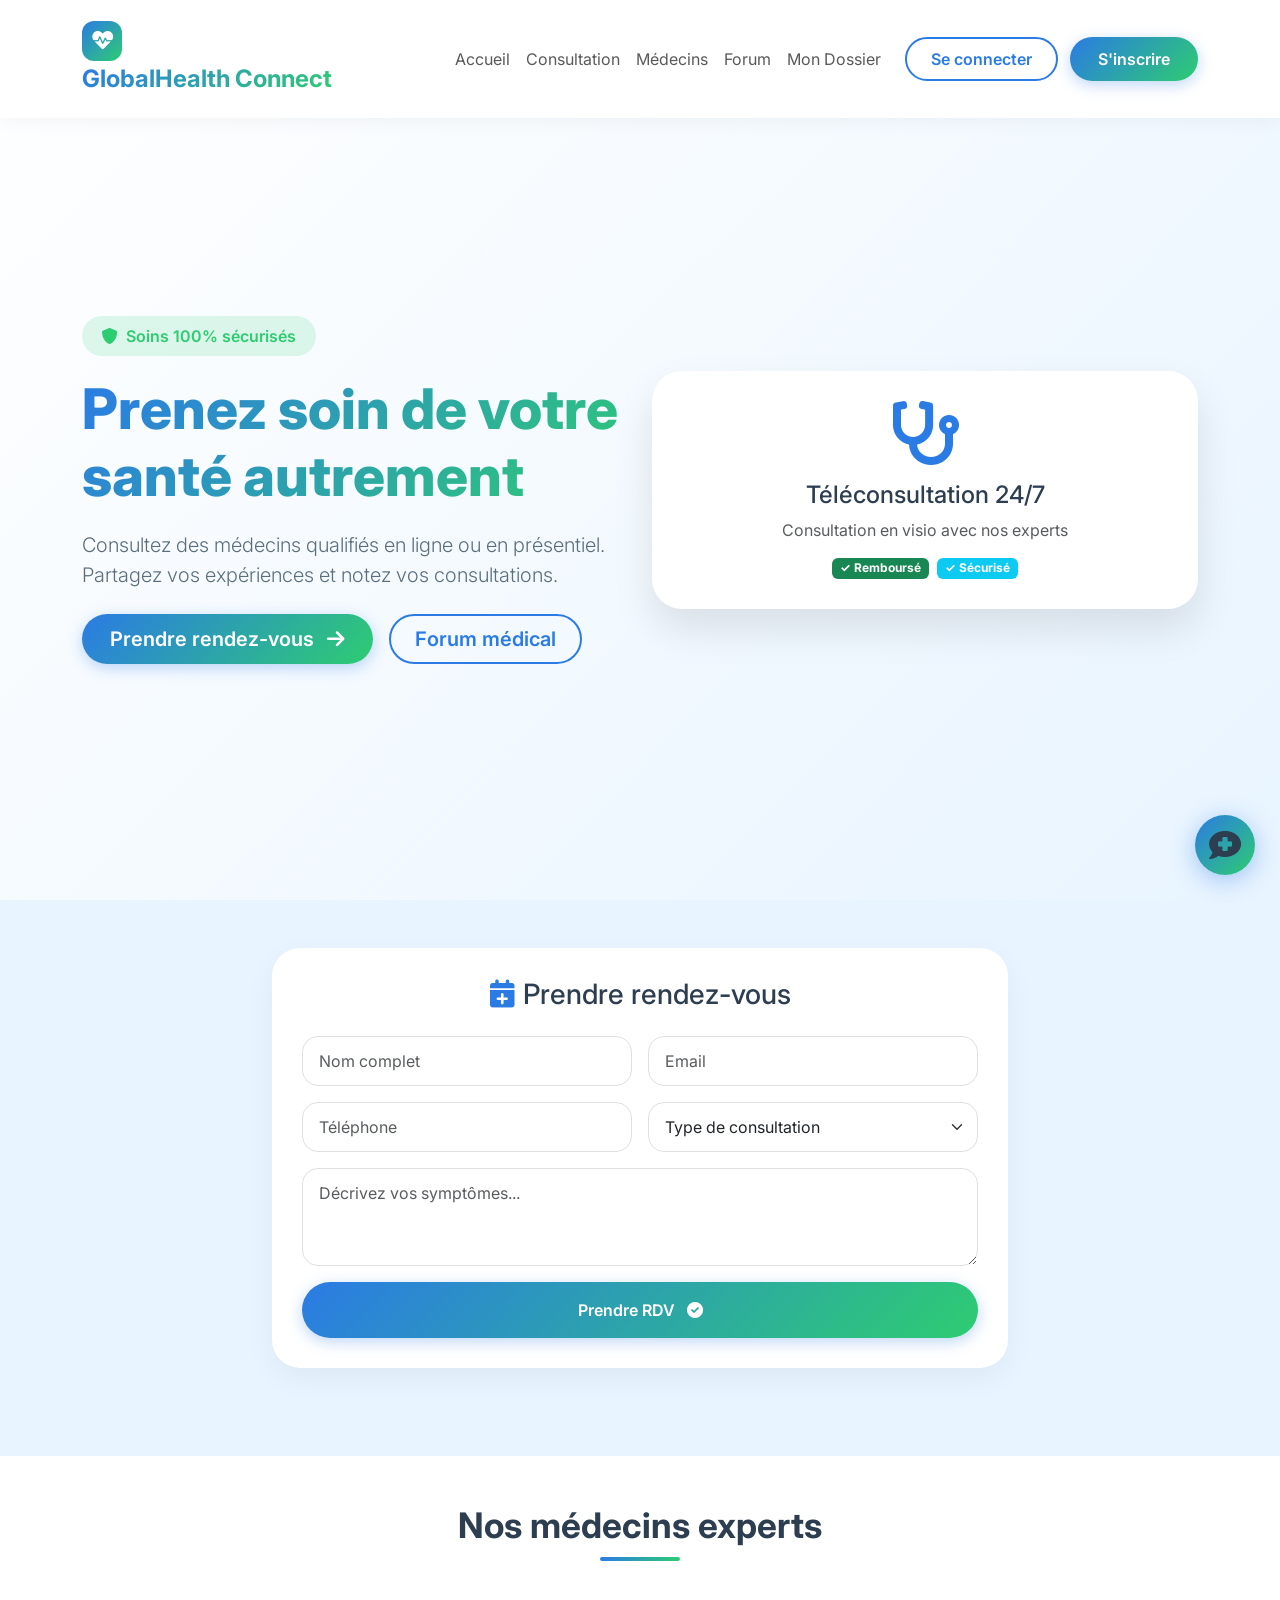
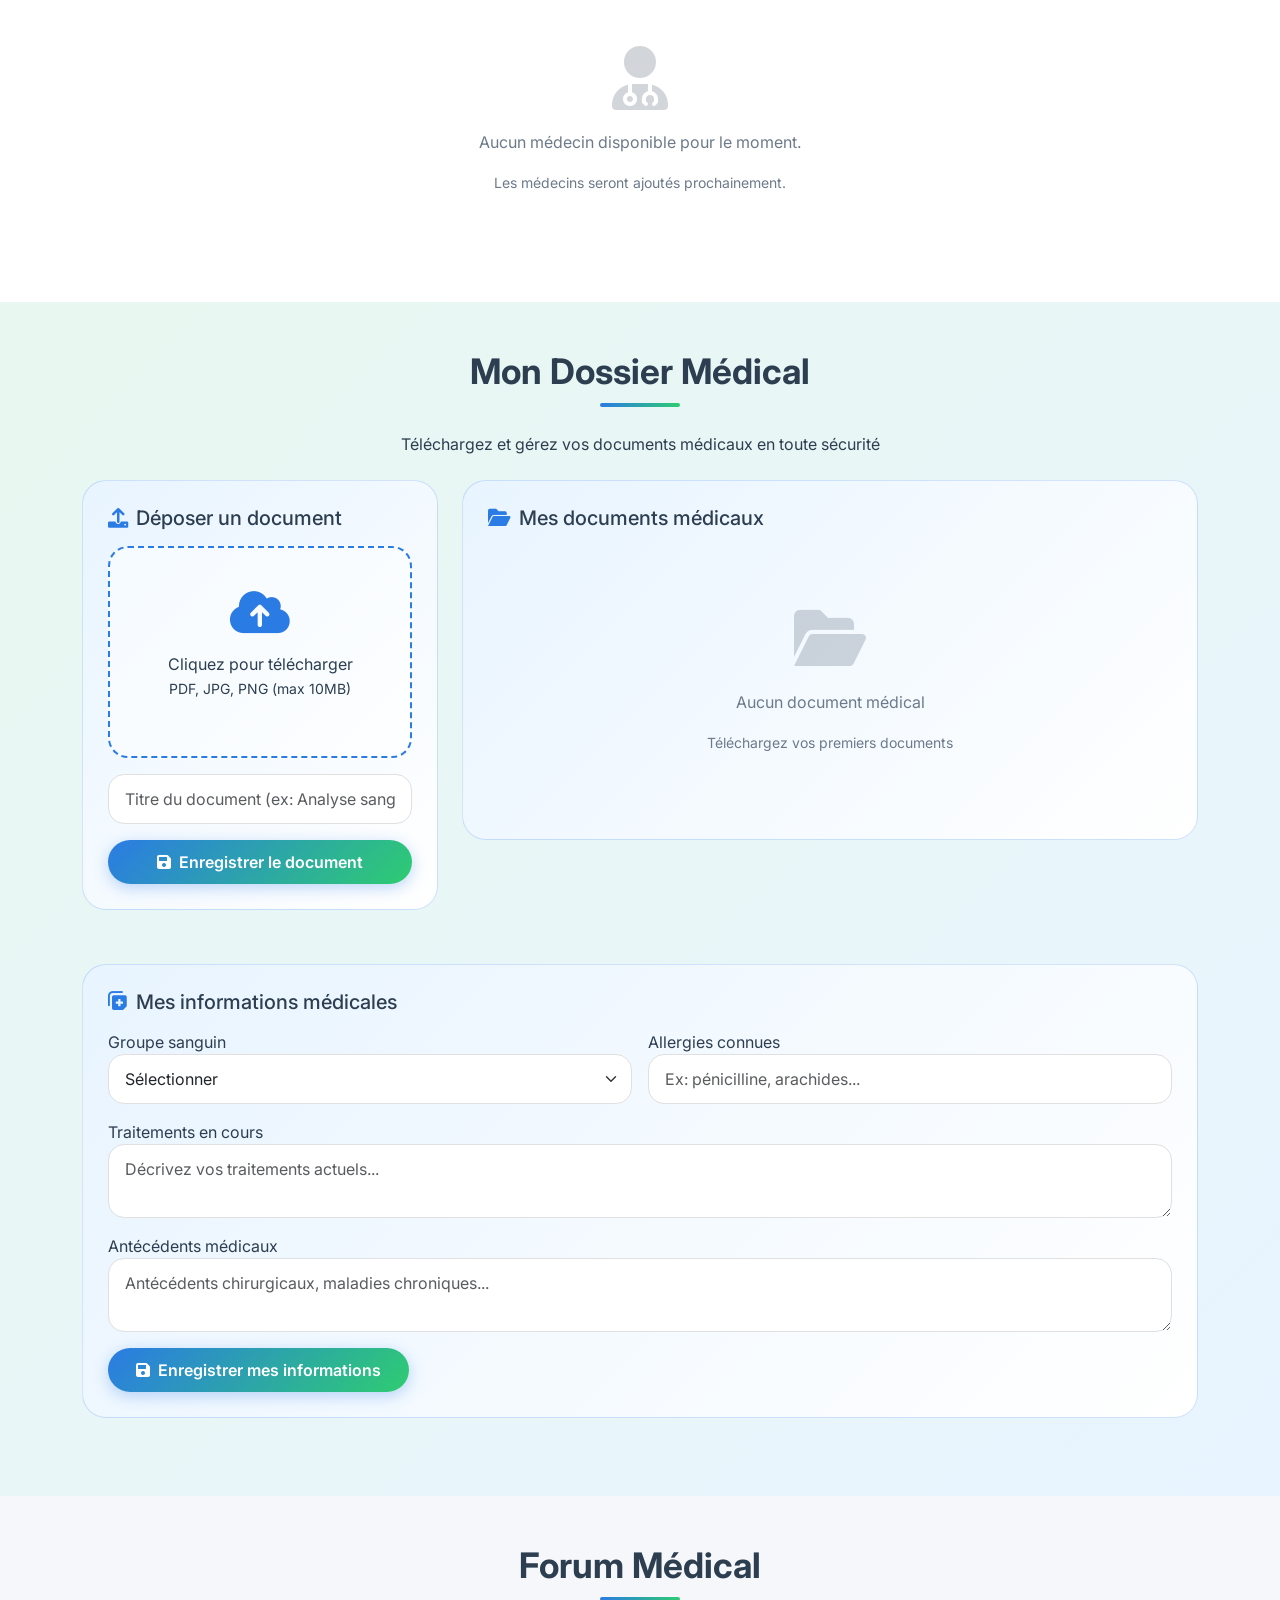
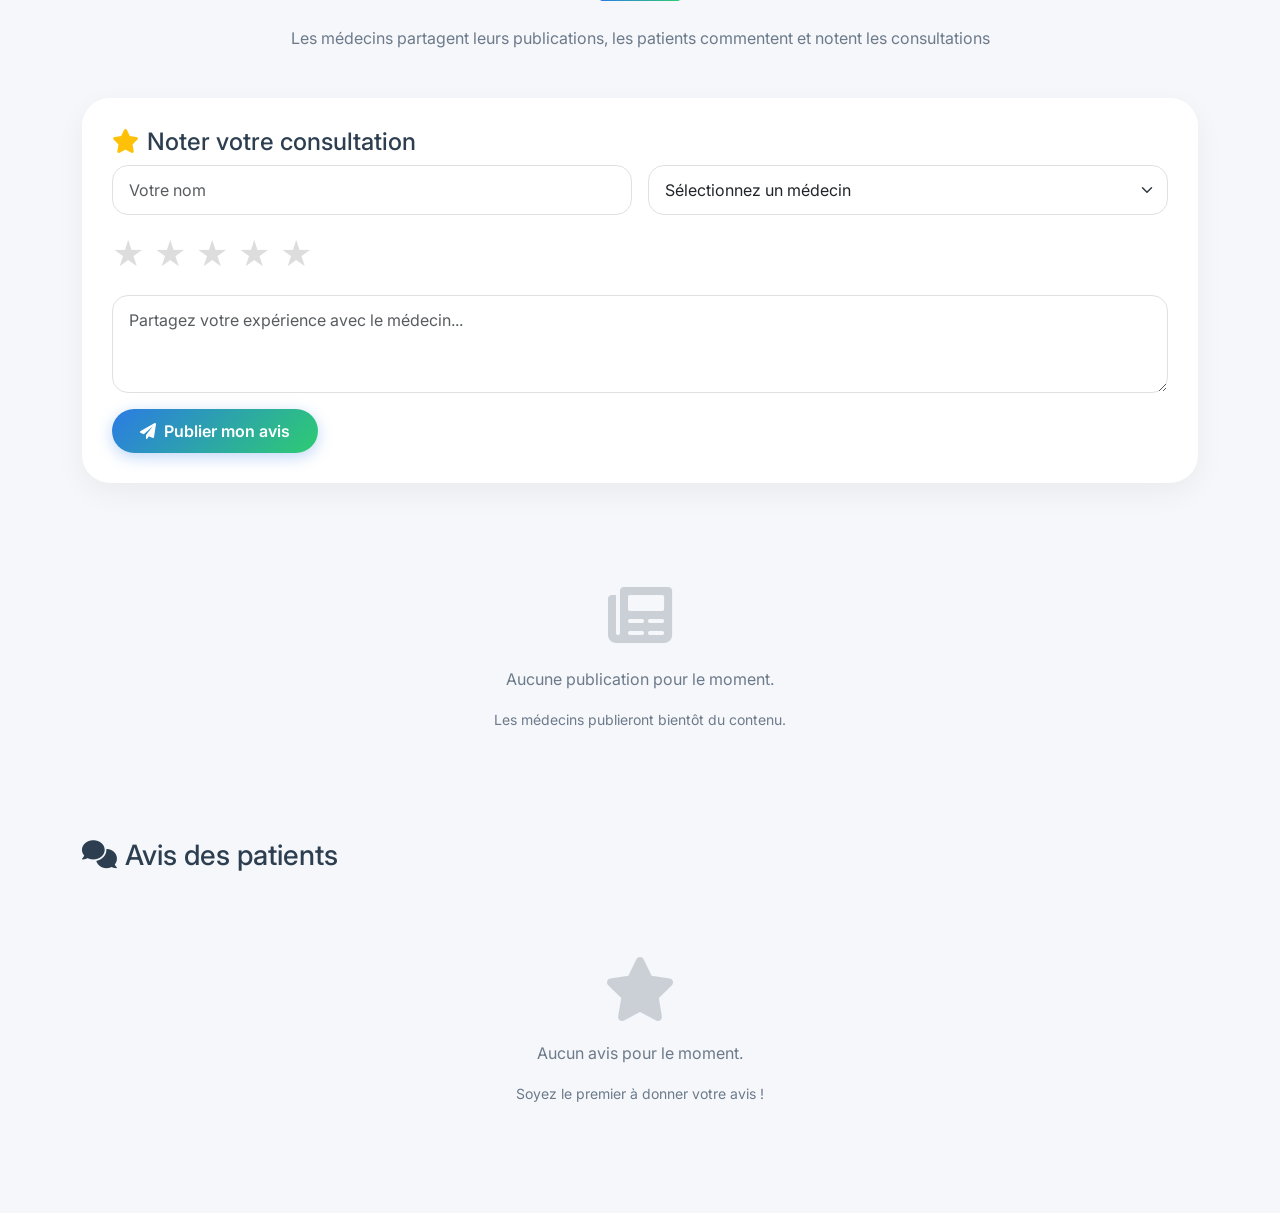
<file: app/views/frontoffice/layout/index.html>
<!DOCTYPE html>
<html lang="fr">
<head>
    <meta charset="UTF-8">
    <meta name="viewport" content="width=device-width, initial-scale=1.0">
    <title>GlobalHealth Connect - Plateforme Médicale</title>
    <link href="https://cdn.jsdelivr.net/npm/bootstrap@5.1.3/dist/css/bootstrap.min.css" rel="stylesheet">
    <link rel="stylesheet" href="https://cdnjs.cloudflare.com/ajax/libs/font-awesome/6.0.0/css/all.min.css">
    <link href="https://fonts.googleapis.com/css2?family=Inter:wght@300;400;500;600;700;800&display=swap" rel="stylesheet">
    <style>
        :root {
            --medical-white: #ffffff;
            --medical-blue: #2b7be4;
            --medical-light-blue: #e8f4ff;
            --medical-green: #2ecc71;
            --medical-light-green: #e8f8f0;
            --medical-dark: #1a2b3c;
            --medical-gray: #f5f7fa;
            --medical-text: #2c3e50;
        }
        * { margin: 0; padding: 0; box-sizing: border-box; }
        body {
            font-family: 'Inter', sans-serif;
            background: var(--medical-gray);
            color: var(--medical-text);
            overflow-x: hidden;
        }
        
        @keyframes fadeInUp {
            from { opacity: 0; transform: translateY(30px); }
            to { opacity: 1; transform: translateY(0); }
        }
        @keyframes float {
            0%, 100% { transform: translateY(0px); }
            50% { transform: translateY(-15px); }
        }
        
        .animate-fade-up { animation: fadeInUp 0.8s ease-out forwards; }
        .animate-float { animation: float 4s ease-in-out infinite; }
        
        .navbar {
            background: rgba(255,255,255,0.98);
            backdrop-filter: blur(10px);
            box-shadow: 0 2px 20px rgba(0,0,0,0.05);
            padding: 1rem 0;
        }
        .logo-icon {
            width: 40px;
            height: 40px;
            background: linear-gradient(135deg, var(--medical-blue), var(--medical-green));
            border-radius: 12px;
            display: flex;
            align-items: center;
            justify-content: center;
            color: white;
            font-size: 1.3rem;
        }
        .logo-text {
            font-size: 1.5rem;
            font-weight: 700;
            background: linear-gradient(135deg, var(--medical-blue), var(--medical-green));
            -webkit-background-clip: text;
            -webkit-text-fill-color: transparent;
        }
        .btn-medical {
            background: linear-gradient(135deg, var(--medical-blue), var(--medical-green));
            border: none;
            padding: 10px 28px;
            border-radius: 40px;
            color: white;
            font-weight: 600;
            transition: all 0.3s;
            box-shadow: 0 4px 15px rgba(43,123,228,0.3);
        }
        .btn-medical:hover { transform: translateY(-2px); box-shadow: 0 8px 25px rgba(43,123,228,0.4); }
        .btn-outline-medical {
            background: transparent;
            border: 2px solid var(--medical-blue);
            color: var(--medical-blue);
            padding: 8px 24px;
            border-radius: 40px;
            font-weight: 600;
            transition: all 0.3s;
        }
        .btn-outline-medical:hover { background: var(--medical-blue); color: white; }
        
        .hero-section {
            min-height: 100vh;
            background: linear-gradient(135deg, #ffffff 0%, #e8f4ff 100%);
            display: flex;
            align-items: center;
            padding-top: 80px;
            position: relative;
            overflow: hidden;
        }
        .hero-title {
            font-size: 3.5rem;
            font-weight: 800;
            line-height: 1.2;
            margin-bottom: 20px;
            background: linear-gradient(135deg, var(--medical-blue), var(--medical-green));
            -webkit-background-clip: text;
            -webkit-text-fill-color: transparent;
        }
        .floating-card {
            background: white;
            border-radius: 30px;
            padding: 30px;
            box-shadow: 0 20px 40px rgba(0,0,0,0.1);
            animation: float 5s ease-in-out infinite;
        }
        
        .section-title {
            font-size: 2.2rem;
            font-weight: 700;
            margin-bottom: 40px;
            text-align: center;
            position: relative;
        }
        .section-title:after {
            content: '';
            position: absolute;
            bottom: -15px;
            left: 50%;
            transform: translateX(-50%);
            width: 80px;
            height: 4px;
            background: linear-gradient(90deg, var(--medical-blue), var(--medical-green));
            border-radius: 2px;
        }
        
        .forum-card {
            background: white;
            border-radius: 24px;
            margin-bottom: 30px;
            box-shadow: 0 5px 20px rgba(0,0,0,0.05);
            overflow: hidden;
            transition: all 0.3s;
        }
        .forum-card:hover { transform: translateY(-5px); box-shadow: 0 15px 40px rgba(0,0,0,0.1); }
        .forum-header {
            padding: 20px 25px;
            background: linear-gradient(135deg, var(--medical-light-blue), white);
            border-bottom: 1px solid rgba(0,0,0,0.05);
            display: flex;
            justify-content: space-between;
            align-items: center;
        }
        .doctor-avatar {
            width: 55px;
            height: 55px;
            background: linear-gradient(135deg, var(--medical-blue), var(--medical-green));
            border-radius: 50%;
            display: flex;
            align-items: center;
            justify-content: center;
            color: white;
            font-size: 1.5rem;
        }
        .forum-media {
            width: 100%;
            max-height: 400px;
            object-fit: cover;
            border-radius: 16px;
        }
        .forum-content { padding: 20px 25px; }
        .forum-stats {
            padding: 15px 25px;
            border-top: 1px solid rgba(0,0,0,0.05);
            display: flex;
            gap: 20px;
            background: var(--medical-gray);
        }
        .comment-card {
            background: var(--medical-gray);
            border-radius: 16px;
            padding: 15px;
            margin-bottom: 12px;
        }
        .doctor-card {
            background: white;
            border-radius: 24px;
            overflow: hidden;
            transition: all 0.3s;
            margin-bottom: 25px;
            box-shadow: 0 5px 20px rgba(0,0,0,0.05);
            text-align: center;
            padding: 25px 20px;
        }
        .doctor-card:hover { transform: translateY(-8px); }
        .doctor-avatar-lg {
            width: 120px;
            height: 120px;
            background: linear-gradient(135deg, var(--medical-light-blue), var(--medical-blue));
            border-radius: 50%;
            margin: 0 auto 15px;
            display: flex;
            align-items: center;
            justify-content: center;
            font-size: 3rem;
            color: white;
        }
        .rating-stars i { color: #ffc107; font-size: 0.9rem; }
        .rating-input {
            display: flex;
            flex-direction: row-reverse;
            justify-content: flex-end;
            gap: 10px;
        }
        .rating-input input { display: none; }
        .rating-input label {
            font-size: 2rem;
            color: #ddd;
            cursor: pointer;
            transition: all 0.2s;
        }
        .rating-input label:hover,
        .rating-input label:hover ~ label,
        .rating-input input:checked ~ label { color: #ffc107; }
        
        .review-form-container {
            background: white;
            border-radius: 28px;
            padding: 30px;
            margin-bottom: 40px;
            box-shadow: 0 10px 30px rgba(0,0,0,0.05);
        }
        .review-card {
            background: white;
            border-radius: 20px;
            padding: 20px;
            margin-bottom: 20px;
            box-shadow: 0 2px 10px rgba(0,0,0,0.05);
        }
        
        .medical-folder-card {
            background: linear-gradient(135deg, var(--medical-light-blue), white);
            border-radius: 24px;
            padding: 25px;
            margin-bottom: 30px;
            border: 1px solid rgba(43,123,228,0.2);
        }
        .file-upload-area {
            border: 2px dashed var(--medical-blue);
            border-radius: 20px;
            padding: 40px;
            text-align: center;
            background: rgba(255,255,255,0.5);
            cursor: pointer;
            transition: all 0.3s;
        }
        .file-upload-area:hover {
            background: rgba(43,123,228,0.05);
            border-color: var(--medical-green);
        }
        .medical-doc-item {
            background: white;
            border-radius: 16px;
            padding: 15px;
            margin-bottom: 15px;
            display: flex;
            justify-content: space-between;
            align-items: center;
            box-shadow: 0 2px 8px rgba(0,0,0,0.05);
        }
        
        .chatbot-container {
            position: fixed;
            bottom: 25px;
            right: 25px;
            z-index: 1000;
        }
        .chatbot-toggle {
            width: 60px;
            height: 60px;
            border-radius: 50%;
            background: linear-gradient(135deg, var(--medical-blue), var(--medical-green));
            display: flex;
            align-items: center;
            justify-content: center;
            cursor: pointer;
            box-shadow: 0 5px 25px rgba(43,123,228,0.4);
            transition: all 0.3s;
        }
        .chatbot-toggle:hover { transform: scale(1.05); }
        .chatbot-window {
            position: absolute;
            bottom: 80px;
            right: 0;
            width: 380px;
            height: 500px;
            background: white;
            border-radius: 24px;
            box-shadow: 0 20px 50px rgba(0,0,0,0.15);
            display: none;
            flex-direction: column;
            overflow: hidden;
        }
        .chatbot-window.show { display: flex; }
        .chatbot-header {
            background: linear-gradient(135deg, var(--medical-blue), var(--medical-green));
            padding: 18px;
            text-align: center;
            color: white;
        }
        .chatbot-messages {
            flex: 1;
            padding: 18px;
            overflow-y: auto;
            background: var(--medical-gray);
        }
        .message {
            margin-bottom: 12px;
            padding: 10px 16px;
            border-radius: 20px;
            max-width: 85%;
        }
        .message.user {
            background: linear-gradient(135deg, var(--medical-blue), var(--medical-green));
            color: white;
            margin-left: auto;
            text-align: right;
        }
        .message.bot {
            background: white;
            color: var(--medical-text);
            box-shadow: 0 2px 5px rgba(0,0,0,0.05);
        }
        .chatbot-input {
            display: flex;
            padding: 12px;
            background: white;
            border-top: 1px solid #eee;
        }
        .chatbot-input input {
            flex: 1;
            border: 1px solid #e0e0e0;
            padding: 12px 16px;
            border-radius: 30px;
            outline: none;
        }
        .chatbot-input button {
            background: linear-gradient(135deg, var(--medical-blue), var(--medical-green));
            border: none;
            border-radius: 50%;
            width: 45px;
            margin-left: 10px;
            color: white;
            cursor: pointer;
        }
        
        .notification-toast {
            position: fixed;
            bottom: 25px;
            left: 25px;
            background: white;
            padding: 14px 24px;
            border-radius: 16px;
            box-shadow: 0 10px 30px rgba(0,0,0,0.15);
            transform: translateX(-450px);
            transition: transform 0.3s;
            z-index: 1001;
            border-left: 4px solid var(--medical-green);
        }
        .notification-toast.show { transform: translateX(0); }
        
        .form-control-medical {
            border: 1px solid #e0e0e0;
            border-radius: 16px;
            padding: 12px 16px;
        }
        .auth-modal .modal-content {
            border-radius: 28px;
            border: none;
        }
        
        .empty-state {
            text-align: center;
            padding: 60px 20px;
            color: #6c7a8a;
        }
        .empty-state i { font-size: 4rem; margin-bottom: 20px; opacity: 0.3; }
        
        @media (max-width: 768px) {
            .hero-title { font-size: 2rem; }
            .chatbot-window { width: 320px; right: -50px; }
        }
    </style>
</head>
<body>

<nav class="navbar navbar-expand-lg fixed-top">
    <div class="container">
        <a class="navbar-brand" href="#">
            <div class="logo-icon"><i class="fas fa-heartbeat"></i></div>
            <div><span class="logo-text">GlobalHealth Connect</span></div>
        </a>
        <button class="navbar-toggler" type="button" data-bs-toggle="collapse" data-bs-target="#navbarNav">
            <span class="navbar-toggler-icon"></span>
        </button>
        <div class="collapse navbar-collapse" id="navbarNav">
            <ul class="navbar-nav ms-auto align-items-center">
                <li class="nav-item"><a class="nav-link" href="#home">Accueil</a></li>
                <li class="nav-item"><a class="nav-link" href="#consultation">Consultation</a></li>
                <li class="nav-item"><a class="nav-link" href="#medecins">Médecins</a></li>
                <li class="nav-item"><a class="nav-link" href="#forum">Forum</a></li>
                <li class="nav-item"><a class="nav-link" href="#dossier">Mon Dossier</a></li>
            </ul>
            <div class="user-menu ms-3" id="userMenu" style="display: none;">
                <div class="dropdown">
                    <div class="user-avatar" data-bs-toggle="dropdown" style="width:42px;height:42px;background:linear-gradient(135deg,var(--medical-blue),var(--medical-green));border-radius:50%;display:flex;align-items:center;justify-content:center;cursor:pointer;">
                        <i class="fas fa-user"></i>
                    </div>
                    <ul class="dropdown-menu dropdown-menu-end">
                        <li><a class="dropdown-item" href="#" onclick="showProfile()"><i class="fas fa-user me-2"></i>Mon profil</a></li>
                        <li><a class="dropdown-item" href="#" onclick="showAppointments()"><i class="fas fa-calendar me-2"></i>Mes RDV</a></li>
                        <li><a class="dropdown-item" href="#" onclick="showMedicalFolder()"><i class="fas fa-folder-open me-2"></i>Mon dossier médical</a></li>
                        <li><hr class="dropdown-divider"></li>
                        <li><a class="dropdown-item" href="#" onclick="logoutPatient()"><i class="fas fa-sign-out-alt me-2"></i>Déconnexion</a></li>
                    </ul>
                </div>
            </div>
            <div class="auth-buttons ms-3" id="authButtons">
                <button class="btn btn-outline-medical me-2" onclick="showSignInModal()">Se connecter</button>
                <button class="btn btn-medical" onclick="showSignUpModal()">S'inscrire</button>
            </div>
        </div>
    </div>
</nav>

<section id="home" class="hero-section">
    <div class="container">
        <div class="row align-items-center">
            <div class="col-lg-6 animate-fade-up">
                <div class="hero-badge" style="background:rgba(46,204,113,0.15);padding:8px 20px;border-radius:40px;display:inline-block;margin-bottom:20px;color:var(--medical-green);font-weight:600;">
                    <i class="fas fa-shield-alt me-2"></i>Soins 100% sécurisés
                </div>
                <h1 class="hero-title">Prenez soin de votre santé autrement</h1>
                <p class="lead mb-4" style="color: #5a6e7c;">Consultez des médecins qualifiés en ligne ou en présentiel. Partagez vos expériences et notez vos consultations.</p>
                <div class="d-flex gap-3">
                    <a href="#consultation" class="btn btn-medical btn-lg">Prendre rendez-vous <i class="fas fa-arrow-right ms-2"></i></a>
                    <a href="#forum" class="btn btn-outline-medical btn-lg">Forum médical</a>
                </div>
            </div>
            <div class="col-lg-6 text-center animate-float">
                <div class="floating-card">
                    <i class="fas fa-stethoscope fa-4x" style="color: var(--medical-blue);"></i>
                    <h4 class="mt-3">Téléconsultation 24/7</h4>
                    <p class="text-muted">Consultation en visio avec nos experts</p>
                    <div class="d-flex justify-content-center gap-2 mt-3">
                        <span class="badge bg-success">✓ Remboursé</span>
                        <span class="badge bg-info">✓ Sécurisé</span>
                    </div>
                </div>
            </div>
        </div>
    </div>
</section>

<section id="consultation" class="py-5" style="background: var(--medical-light-blue);">
    <div class="container">
        <div class="row justify-content-center">
            <div class="col-lg-8">
                <div class="review-form-container">
                    <h3 class="text-center mb-4"><i class="fas fa-calendar-plus me-2" style="color: var(--medical-blue);"></i>Prendre rendez-vous</h3>
                    <form id="appointmentForm">
                        <div class="row g-3">
                            <div class="col-md-6"><input type="text" class="form-control form-control-medical" id="patientName" placeholder="Nom complet" required></div>
                            <div class="col-md-6"><input type="email" class="form-control form-control-medical" id="patientEmail" placeholder="Email" required></div>
                            <div class="col-md-6"><input type="tel" class="form-control form-control-medical" id="patientPhone" placeholder="Téléphone" required></div>
                            <div class="col-md-6">
                                <select class="form-select form-control-medical" id="consultationType" required>
                                    <option value="">Type de consultation</option>
                                    <option value="video">Visioconférence</option>
                                    <option value="presentiel">Présentiel</option>
                                </select>
                            </div>
                            <div class="col-12"><textarea class="form-control form-control-medical" id="symptoms" rows="3" placeholder="Décrivez vos symptômes..." required></textarea></div>
                            <div class="col-12"><button type="submit" class="btn btn-medical w-100 py-3">Prendre RDV <i class="fas fa-check-circle ms-2"></i></button></div>
                        </div>
                    </form>
                </div>
            </div>
        </div>
    </div>
</section>

<section id="medecins" class="py-5" style="background: white;">
    <div class="container">
        <h2 class="section-title">Nos médecins experts</h2>
        <div id="doctorsList" class="row">
            <div class="col-12">
                <div class="empty-state">
                    <i class="fas fa-user-md"></i>
                    <p>Aucun médecin disponible pour le moment.</p>
                    <small>Les médecins seront ajoutés prochainement.</small>
                </div>
            </div>
        </div>
    </div>
</section>

<section id="dossier" class="py-5" style="background: linear-gradient(135deg, #e8f8f0, #e8f4ff);">
    <div class="container">
        <h2 class="section-title">Mon Dossier Médical</h2>
        <p class="text-center mb-4">Téléchargez et gérez vos documents médicaux en toute sécurité</p>
        
        <div class="row">
            <div class="col-lg-4">
                <div class="medical-folder-card">
                    <h5 class="mb-3"><i class="fas fa-upload me-2" style="color: var(--medical-blue);"></i>Déposer un document</h5>
                    <div class="file-upload-area" onclick="document.getElementById('fileInput').click()">
                        <i class="fas fa-cloud-upload-alt fa-3x mb-3" style="color: var(--medical-blue);"></i>
                        <p>Cliquez pour télécharger<br><small>PDF, JPG, PNG (max 10MB)</small></p>
                        <input type="file" id="fileInput" style="display: none" accept=".pdf,.jpg,.jpeg,.png" onchange="uploadMedicalFile(this)">
                    </div>
                    <div class="mt-3">
                        <input type="text" class="form-control form-control-medical" id="documentTitle" placeholder="Titre du document (ex: Analyse sanguine)">
                        <button class="btn btn-medical w-100 mt-3" onclick="addMedicalDocument()"><i class="fas fa-save me-2"></i>Enregistrer le document</button>
                    </div>
                </div>
            </div>
            <div class="col-lg-8">
                <div class="medical-folder-card">
                    <h5 class="mb-3"><i class="fas fa-folder-open me-2" style="color: var(--medical-blue);"></i>Mes documents médicaux</h5>
                    <div id="medicalDocumentsList">
                        <div class="empty-state">
                            <i class="fas fa-folder-open"></i>
                            <p>Aucun document médical</p>
                            <small>Téléchargez vos premiers documents</small>
                        </div>
                    </div>
                </div>
            </div>
        </div>
        
        <div class="row mt-4">
            <div class="col-12">
                <div class="medical-folder-card">
                    <h5 class="mb-3"><i class="fas fa-notes-medical me-2" style="color: var(--medical-blue);"></i>Mes informations médicales</h5>
                    <form id="medicalInfoForm">
                        <div class="row g-3">
                            <div class="col-md-6">
                                <label>Groupe sanguin</label>
                                <select class="form-select form-control-medical" id="bloodType">
                                    <option value="">Sélectionner</option>
                                    <option>A+</option><option>A-</option><option>B+</option><option>B-</option>
                                    <option>AB+</option><option>AB-</option><option>O+</option><option>O-</option>
                                </select>
                            </div>
                            <div class="col-md-6">
                                <label>Allergies connues</label>
                                <input type="text" class="form-control form-control-medical" id="allergies" placeholder="Ex: pénicilline, arachides...">
                            </div>
                            <div class="col-12">
                                <label>Traitements en cours</label>
                                <textarea class="form-control form-control-medical" id="treatments" rows="2" placeholder="Décrivez vos traitements actuels..."></textarea>
                            </div>
                            <div class="col-12">
                                <label>Antécédents médicaux</label>
                                <textarea class="form-control form-control-medical" id="history" rows="2" placeholder="Antécédents chirurgicaux, maladies chroniques..."></textarea>
                            </div>
                            <div class="col-12">
                                <button type="submit" class="btn btn-medical"><i class="fas fa-save me-2"></i>Enregistrer mes informations</button>
                            </div>
                        </div>
                    </form>
                </div>
            </div>
        </div>
    </div>
</section>

<section id="forum" class="py-5" style="background: var(--medical-gray);">
    <div class="container">
        <h2 class="section-title">Forum Médical</h2>
        <p class="text-center mb-5" style="color: #6c7a8a;">Les médecins partagent leurs publications, les patients commentent et notent les consultations</p>
        
        <div class="review-form-container" id="reviewFormContainer">
            <h4><i class="fas fa-star text-warning me-2"></i>Noter votre consultation</h4>
            <form id="submitReviewForm">
                <div class="row g-3">
                    <div class="col-md-6"><input type="text" class="form-control form-control-medical" id="reviewName" placeholder="Votre nom" required></div>
                    <div class="col-md-6">
                        <select class="form-select form-control-medical" id="reviewDoctorId" required>
                            <option value="">Sélectionnez un médecin</option>
                        </select>
                    </div>
                    <div class="col-12">
                        <div class="rating-input">
                            <input type="radio" name="reviewRating" value="5" id="rating5"><label for="rating5">★</label>
                            <input type="radio" name="reviewRating" value="4" id="rating4"><label for="rating4">★</label>
                            <input type="radio" name="reviewRating" value="3" id="rating3"><label for="rating3">★</label>
                            <input type="radio" name="reviewRating" value="2" id="rating2"><label for="rating2">★</label>
                            <input type="radio" name="reviewRating" value="1" id="rating1"><label for="rating1">★</label>
                        </div>
                    </div>
                    <div class="col-12"><textarea class="form-control form-control-medical" id="reviewComment" rows="3" placeholder="Partagez votre expérience avec le médecin..." required></textarea></div>
                    <div class="col-12"><button type="submit" class="btn btn-medical"><i class="fas fa-paper-plane me-2"></i>Publier mon avis</button></div>
                </div>
            </form>
        </div>
        
        <div id="forumPostsList">
            <div class="empty-state">
                <i class="fas fa-newspaper"></i>
                <p>Aucune publication pour le moment.</p>
                <small>Les médecins publieront bientôt du contenu.</small>
            </div>
        </div>
        
        <h3 class="mt-5 mb-4"><i class="fas fa-comments me-2"></i>Avis des patients</h3>
        <div id="reviewsList">
            <div class="empty-state">
                <i class="fas fa-star"></i>
                <p>Aucun avis pour le moment.</p>
                <small>Soyez le premier à donner votre avis !</small>
            </div>
        </div>
    </div>
</section>

<!-- Modal Connexion -->
<div class="modal fade" id="signinModal" tabindex="-1">
    <div class="modal-dialog modal-dialog-centered">
        <div class="modal-content auth-modal">
            <div class="modal-header border-0">
                <h5 class="modal-title"><i class="fas fa-sign-in-alt me-2" style="color: var(--medical-blue);"></i>Connexion</h5>
                <button type="button" class="btn-close" data-bs-dismiss="modal"></button>
            </div>
            <div class="modal-body">
                <form id="signinForm">
                    <div class="mb-3">
                        <label>Email</label>
                        <input type="email" class="form-control form-control-medical" id="signinEmail" required>
                    </div>
                    <div class="mb-3">
                        <label>Mot de passe</label>
                        <input type="password" class="form-control form-control-medical" id="signinPassword" required>
                    </div>
                    <button type="submit" class="btn btn-medical w-100">Se connecter</button>
                    <div class="text-center mt-3">
                        <small>Pas encore de compte ? <a href="#" onclick="switchToSignUp()">S'inscrire</a></small>
                    </div>
                </form>
            </div>
        </div>
    </div>
</div>

<!-- Modal Inscription -->
<div class="modal fade" id="signupModal" tabindex="-1">
    <div class="modal-dialog modal-dialog-centered">
        <div class="modal-content auth-modal">
            <div class="modal-header border-0">
                <h5 class="modal-title"><i class="fas fa-user-plus me-2" style="color: var(--medical-blue);"></i>Inscription</h5>
                <button type="button" class="btn-close" data-bs-dismiss="modal"></button>
            </div>
            <div class="modal-body">
                <form id="signupForm">
                    <div class="mb-3">
                        <label>Nom complet</label>
                        <input type="text" class="form-control form-control-medical" id="signupName" required>
                    </div>
                    <div class="mb-3">
                        <label>Email</label>
                        <input type="email" class="form-control form-control-medical" id="signupEmail" required>
                    </div>
                    <div class="mb-3">
                        <label>Téléphone</label>
                        <input type="tel" class="form-control form-control-medical" id="signupPhone">
                    </div>
                    <div class="mb-3">
                        <label>Mot de passe</label>
                        <input type="password" class="form-control form-control-medical" id="signupPassword" required>
                    </div>
                    <div class="mb-3">
                        <label>Confirmer le mot de passe</label>
                        <input type="password" class="form-control form-control-medical" id="signupConfirmPassword" required>
                    </div>
                    <button type="submit" class="btn btn-medical w-100">S'inscrire</button>
                    <div class="text-center mt-3">
                        <small>Déjà inscrit ? <a href="#" onclick="switchToSignIn()">Se connecter</a></small>
                    </div>
                </form>
            </div>
        </div>
    </div>
</div>

<div class="chatbot-container">
    <div class="chatbot-toggle" onclick="toggleChatbot()">
        <i class="fas fa-comment-medical fa-2x"></i>
    </div>
    <div class="chatbot-window" id="chatbotWindow">
        <div class="chatbot-header"><i class="fas fa-robot me-2"></i>Assistant GlobalHealth</div>
        <div class="chatbot-messages" id="chatMessages">
            <div class="message bot">👋 Bonjour ! Je suis votre assistant santé. Posez-moi vos questions.</div>
        </div>
        <div class="chatbot-input">
            <input type="text" id="chatInput" placeholder="Écrivez votre message...">
            <button onclick="sendMessage()"><i class="fas fa-paper-plane"></i></button>
        </div>
    </div>
</div>

<div class="notification-toast" id="notificationToast"></div>

<script src="https://cdn.jsdelivr.net/npm/bootstrap@5.1.3/dist/js/bootstrap.bundle.min.js"></script>
<script>
    // ============================================
    // AUTHENTIFICATION PATIENT
    // ============================================
    let patientsData = [];
    let currentPatient = null;
    
    function loadPatients() {
        const stored = localStorage.getItem('globalhealth_patients');
        if(stored) patientsData = JSON.parse(stored);
        else patientsData = [];
    }
    
    function savePatients() {
        localStorage.setItem('globalhealth_patients', JSON.stringify(patientsData));
    }
    
    function showSignInModal() { new bootstrap.Modal(document.getElementById('signinModal')).show(); }
    function showSignUpModal() { new bootstrap.Modal(document.getElementById('signupModal')).show(); }
    function switchToSignUp() { bootstrap.Modal.getInstance(document.getElementById('signinModal')).hide(); showSignUpModal(); }
    function switchToSignIn() { bootstrap.Modal.getInstance(document.getElementById('signupModal')).hide(); showSignInModal(); }
    
    document.getElementById('signupForm')?.addEventListener('submit', (e) => {
        e.preventDefault();
        const password = document.getElementById('signupPassword').value;
        const confirm = document.getElementById('signupConfirmPassword').value;
        
        if(password !== confirm) {
            showNotification('Les mots de passe ne correspondent pas', true);
            return;
        }
        
        const email = document.getElementById('signupEmail').value;
        if(patientsData.find(p => p.email === email)) {
            showNotification('Cet email est déjà utilisé', true);
            return;
        }
        
        const newPatient = {
            id: Date.now(),
            name: document.getElementById('signupName').value,
            email: email,
            phone: document.getElementById('signupPhone').value,
            password: password,
            createdAt: new Date().toLocaleDateString('fr-FR')
        };
        
        patientsData.push(newPatient);
        savePatients();
        
        currentPatient = { id: newPatient.id, name: newPatient.name, email: newPatient.email };
        localStorage.setItem('globalhealth_currentPatient', JSON.stringify(currentPatient));
        
        bootstrap.Modal.getInstance(document.getElementById('signupModal')).hide();
        document.getElementById('signupForm').reset();
        updateUIForConnectedPatient();
        showNotification(`Bienvenue ${newPatient.name} ! Vous êtes maintenant connecté.`);
    });
    
    document.getElementById('signinForm')?.addEventListener('submit', (e) => {
        e.preventDefault();
        const email = document.getElementById('signinEmail').value;
        const password = document.getElementById('signinPassword').value;
        
        const patient = patientsData.find(p => p.email === email && p.password === password);
        
        if(patient) {
            currentPatient = { id: patient.id, name: patient.name, email: patient.email };
            localStorage.setItem('globalhealth_currentPatient', JSON.stringify(currentPatient));
            bootstrap.Modal.getInstance(document.getElementById('signinModal')).hide();
            document.getElementById('signinForm').reset();
            updateUIForConnectedPatient();
            showNotification(`Bon retour ${patient.name} !`);
        } else {
            showNotification('Email ou mot de passe incorrect', true);
        }
    });
    
    function logoutPatient() {
        currentPatient = null;
        localStorage.removeItem('globalhealth_currentPatient');
        updateUIForConnectedPatient();
        showNotification('Vous avez été déconnecté');
    }
    
    function updateUIForConnectedPatient() {
        const userMenu = document.getElementById('userMenu');
        const authButtons = document.getElementById('authButtons');
        
        if(currentPatient) {
            userMenu.style.display = 'flex';
            authButtons.style.display = 'none';
        } else {
            userMenu.style.display = 'none';
            authButtons.style.display = 'flex';
        }
    }
    
    // ============================================
    // DONNÉES MÉDICALES (liées au patient connecté)
    // ============================================
    let medicalDocuments = [];
    let medicalInfo = {};
    
    function loadMedicalData() {
        if(!currentPatient) return;
        
        const storedDocs = localStorage.getItem(`globalhealth_medicalDocs_${currentPatient.id}`);
        if(storedDocs) medicalDocuments = JSON.parse(storedDocs);
        else medicalDocuments = [];
        
        const storedInfo = localStorage.getItem(`globalhealth_medicalInfo_${currentPatient.id}`);
        if(storedInfo) medicalInfo = JSON.parse(storedInfo);
        
        renderMedicalDocuments();
        loadMedicalInfo();
    }
    
    function saveMedicalDocs() { 
        if(currentPatient) localStorage.setItem(`globalhealth_medicalDocs_${currentPatient.id}`, JSON.stringify(medicalDocuments)); 
    }
    function saveMedicalInfo() { 
        if(currentPatient) localStorage.setItem(`globalhealth_medicalInfo_${currentPatient.id}`, JSON.stringify(medicalInfo)); 
    }
    
    let tempFile = null;
    let tempFileName = null;
    
    function uploadMedicalFile(input) {
        if(input.files && input.files[0]) {
            const file = input.files[0];
            const reader = new FileReader();
            reader.onload = function(e) {
                tempFile = e.target.result;
                tempFileName = file.name;
                showNotification(`Fichier "${file.name}" chargé, ajoutez un titre et cliquez sur Enregistrer`);
            };
            reader.readAsDataURL(file);
        }
    }
    
    function addMedicalDocument() {
        if(!currentPatient) {
            showNotification('Veuillez vous connecter pour ajouter des documents', true);
            showSignInModal();
            return;
        }
        
        const title = document.getElementById('documentTitle').value;
        if(!title) {
            showNotification('Veuillez ajouter un titre au document', true);
            return;
        }
        if(!tempFile) {
            showNotification('Veuillez d\'abord sélectionner un fichier', true);
            return;
        }
        
        medicalDocuments.push({
            id: Date.now(),
            title: title,
            fileName: tempFileName,
            fileData: tempFile,
            date: new Date().toLocaleDateString('fr-FR')
        });
        saveMedicalDocs();
        renderMedicalDocuments();
        document.getElementById('documentTitle').value = '';
        document.getElementById('fileInput').value = '';
        tempFile = null;
        tempFileName = null;
        showNotification('Document ajouté avec succès');
    }
    
    function renderMedicalDocuments() {
        const container = document.getElementById('medicalDocumentsList');
        if(!container) return;
        
        if(medicalDocuments.length === 0) {
            container.innerHTML = `<div class="empty-state"><i class="fas fa-folder-open"></i><p>Aucun document médical</p><small>Téléchargez vos premiers documents</small></div>`;
            return;
        }
        
        container.innerHTML = medicalDocuments.map(doc => `
            <div class="medical-doc-item">
                <div>
                    <i class="fas fa-file-pdf" style="color: #e74c3c; font-size: 1.5rem;"></i>
                    <strong class="ms-2">${escapeHtml(doc.title)}</strong>
                    <br><small class="text-muted">${doc.fileName} - ${doc.date}</small>
                </div>
                <div>
                    <button class="icon-btn" onclick="viewMedicalDoc(${doc.id})"><i class="fas fa-eye"></i></button>
                    <button class="icon-btn delete" onclick="deleteMedicalDoc(${doc.id})"><i class="fas fa-trash"></i></button>
                </div>
            </div>
        `).join('');
    }
    
    function viewMedicalDoc(id) {
        const doc = medicalDocuments.find(d => d.id === id);
        if(doc && doc.fileData) {
            const win = window.open();
            win.document.write(`<iframe src="${doc.fileData}" style="width:100%;height:100%;border:none;"></iframe>`);
        } else {
            showNotification('Impossible d\'afficher le document', true);
        }
    }
    
    function deleteMedicalDoc(id) {
        if(confirm('Supprimer ce document ?')) {
            medicalDocuments = medicalDocuments.filter(d => d.id !== id);
            saveMedicalDocs();
            renderMedicalDocuments();
            showNotification('Document supprimé');
        }
    }
    
    function loadMedicalInfo() {
        if(medicalInfo) {
            document.getElementById('bloodType').value = medicalInfo.bloodType || '';
            document.getElementById('allergies').value = medicalInfo.allergies || '';
            document.getElementById('treatments').value = medicalInfo.treatments || '';
            document.getElementById('history').value = medicalInfo.history || '';
        }
    }
    
    document.getElementById('medicalInfoForm')?.addEventListener('submit', (e) => {
        e.preventDefault();
        if(!currentPatient) {
            showNotification('Veuillez vous connecter pour enregistrer vos informations', true);
            showSignInModal();
            return;
        }
        
        medicalInfo = {
            bloodType: document.getElementById('bloodType').value,
            allergies: document.getElementById('allergies').value,
            treatments: document.getElementById('treatments').value,
            history: document.getElementById('history').value
        };
        saveMedicalInfo();
        showNotification('Informations médicales enregistrées');
    });
    
    // ============================================
    // DONNÉES PUBLIQUES
    // ============================================
    let doctorsData = [];
    let forumPosts = [];
    let reviewsData = [];
    
    function loadPublicData() {
        const storedDoctors = localStorage.getItem('globalhealth_doctors');
        if(storedDoctors) doctorsData = JSON.parse(storedDoctors);
        else doctorsData = [];
        
        const storedPosts = localStorage.getItem('globalhealth_forumPosts');
        if(storedPosts) forumPosts = JSON.parse(storedPosts);
        else forumPosts = [];
        
        const storedReviews = localStorage.getItem('globalhealth_reviews');
        if(storedReviews) reviewsData = JSON.parse(storedReviews);
        else reviewsData = [];
        
        renderDoctors();
        renderForumPosts();
        renderReviews();
        updateDoctorSelect();
    }
    
    function renderDoctors() {
        const container = document.getElementById('doctorsList');
        if(!container) return;
        
        if(doctorsData.length === 0) {
            container.innerHTML = `<div class="col-12"><div class="empty-state"><i class="fas fa-user-md"></i><p>Aucun médecin disponible pour le moment.</p><small>Les médecins seront ajoutés prochainement.</small></div></div>`;
            return;
        }
        
        container.innerHTML = doctorsData.map(doctor => {
            const doctorReviews = reviewsData.filter(r => r.doctor_id === doctor.id && r.status === 'approved');
            const avgRating = doctorReviews.length > 0 ? doctorReviews.reduce((s,r) => s + r.rating, 0) / doctorReviews.length : 0;
            const ratingCount = doctorReviews.length;
            
            return `
            <div class="col-md-3">
                <div class="doctor-card">
                    <div class="doctor-avatar-lg"><i class="fas fa-user-md"></i></div>
                    <h5>${escapeHtml(doctor.name)}</h5>
                    <p class="text-muted">${escapeHtml(doctor.specialty || 'Médecin généraliste')}</p>
                    <div class="doctor-rating mb-2">
                        ${renderStarsStatic(avgRating)}
                        <span class="ms-2">${avgRating.toFixed(1)} (${ratingCount} avis)</span>
                    </div>
                    <button class="btn btn-outline-medical w-100 mt-3" onclick="selectDoctorForReview(${doctor.id}, '${escapeHtml(doctor.name)}')">Donner mon avis</button>
                </div>
            </div>`;
        }).join('');
    }
    
    function renderStarsStatic(rating) {
        let s = '';
        for(let i=1; i<=5; i++) {
            if(i <= Math.round(rating)) s += '<i class="fas fa-star"></i>';
            else s += '<i class="far fa-star"></i>';
        }
        return `<span class="rating-stars">${s}</span>`;
    }
    
    function renderStars(rating) {
        let s = '';
        for(let i=1; i<=5; i++) {
            if(i <= rating) s += '<i class="fas fa-star"></i>';
            else s += '<i class="far fa-star"></i>';
        }
        return s;
    }
    
    function updateDoctorSelect() {
        const select = document.getElementById('reviewDoctorId');
        if(select) {
            select.innerHTML = '<option value="">Sélectionnez un médecin</option>' + 
                doctorsData.map(d => `<option value="${d.id}">${escapeHtml(d.name)} - ${escapeHtml(d.specialty || 'Généraliste')}</option>`).join('');
        }
    }
    
    function renderForumPosts() {
        const container = document.getElementById('forumPostsList');
        if(!container) return;
        
        const approvedPosts = forumPosts.filter(p => p.status === 'approved');
        if(approvedPosts.length === 0) {
            container.innerHTML = `<div class="empty-state"><i class="fas fa-newspaper"></i><p>Aucune publication pour le moment.</p><small>Les médecins publieront bientôt du contenu.</small></div>`;
            return;
        }
        
        container.innerHTML = approvedPosts.map(post => `
            <div class="forum-card">
                <div class="forum-header">
                    <div class="d-flex align-items-center gap-3">
                        <div class="doctor-avatar">${post.doctor_avatar || post.doctor_name.substring(0,2).toUpperCase()}</div>
                        <div>
                            <h5 class="mb-0">${escapeHtml(post.doctor_name)}</h5>
                            <small class="text-muted"><i class="far fa-calendar-alt me-1"></i>${post.date}</small>
                        </div>
                    </div>
                    <span class="badge" style="background: var(--medical-green);"><i class="fas fa-check-circle"></i> Médecin</span>
                </div>
                <div class="forum-content">
                    <p>${escapeHtml(post.content)}</p>
                    ${post.image ? `<img src="${post.image}" class="forum-media mt-2" alt="Image">` : ''}
                    ${post.video ? `<video class="forum-media mt-2" controls><source src="${post.video}" type="video/mp4"></video>` : ''}
                </div>
                <div class="forum-stats">
                    <span><i class="far fa-comment me-1"></i> ${(post.comments || []).filter(c => c.status === 'approved').length} commentaires</span>
                </div>
                <div class="forum-content pt-0">
                    <h6 class="mb-3"><i class="fas fa-comments me-2"></i>Commentaires</h6>
                    ${(post.comments || []).filter(c => c.status === 'approved').map(comment => `
                        <div class="comment-card">
                            <div class="d-flex justify-content-between align-items-start">
                                <div><strong>${escapeHtml(comment.user_name)}</strong><br><small>${comment.date}</small></div>
                            </div>
                            <p class="mb-0 mt-2">${escapeHtml(comment.text)}</p>
                        </div>
                    `).join('')}
                    <div class="mt-3">
                        <form onsubmit="addComment(${post.id}, this); return false;">
                            <div class="input-group">
                                <input type="text" class="form-control" placeholder="Ajouter un commentaire..." name="commentText" required>
                                <button class="btn btn-medical" type="submit">Envoyer</button>
                            </div>
                        </form>
                    </div>
                </div>
            </div>
        `).join('');
    }
    
    function addComment(postId, form) {
        if(!currentPatient) {
            showNotification('Veuillez vous connecter pour commenter', true);
            showSignInModal();
            return;
        }
        
        const input = form.querySelector('input[name="commentText"]');
        const text = input.value.trim();
        if(!text) return;
        const post = forumPosts.find(p => p.id === postId);
        if(post) {
            if(!post.comments) post.comments = [];
            post.comments.push({
                id: Date.now(),
                user_name: currentPatient.name,
                text: text,
                status: "pending",
                date: new Date().toLocaleDateString('fr-FR')
            });
            localStorage.setItem('globalhealth_forumPosts', JSON.stringify(forumPosts));
            showNotification("Commentaire ajouté, en attente de modération");
            renderForumPosts();
            input.value = '';
        }
    }
    
    function renderReviews() {
        const container = document.getElementById('reviewsList');
        if(!container) return;
        
        const approvedReviews = reviewsData.filter(r => r.status === 'approved');
        if(approvedReviews.length === 0) {
            container.innerHTML = `<div class="empty-state"><i class="fas fa-star"></i><p>Aucun avis pour le moment.</p><small>Soyez le premier à donner votre avis !</small></div>`;
            return;
        }
        
        container.innerHTML = `<div class="row">${approvedReviews.map(r => `
            <div class="col-md-6">
                <div class="review-card">
                    <div class="d-flex justify-content-between align-items-start">
                        <div>
                            <strong>${escapeHtml(r.patient_name)}</strong>
                            <div class="mt-1">${renderStars(r.rating)}</div>
                        </div>
                        <small class="text-muted">${r.date}</small>
                    </div>
                    <p class="mt-2 mb-0">${escapeHtml(r.comment)}</p>
                    <small class="text-muted">Consultation avec ${escapeHtml(r.doctor_name)}</small>
                </div>
            </div>
        `).join('')}</div>`;
    }
    
    function escapeHtml(str) {
        if(!str) return '';
        return str.replace(/[&<>]/g, m => ({'&':'&amp;','<':'&lt;','>':'&gt;'}[m]));
    }
    
    function selectDoctorForReview(doctorId, doctorName) {
        if(!currentPatient) {
            showNotification('Veuillez vous connecter pour donner votre avis', true);
            showSignInModal();
            return;
        }
        const select = document.getElementById('reviewDoctorId');
        if(select) select.value = doctorId;
        document.getElementById('reviewFormContainer').scrollIntoView({ behavior: 'smooth' });
    }
    
    document.getElementById('appointmentForm')?.addEventListener('submit', (e) => {
        e.preventDefault();
        if(!currentPatient) {
            showNotification('Veuillez vous connecter pour prendre rendez-vous', true);
            showSignInModal();
            return;
        }
        showNotification('Votre demande de rendez-vous a été envoyée ! Un médecin vous contactera.');
        e.target.reset();
    });
    
    document.getElementById('submitReviewForm')?.addEventListener('submit', (e) => {
        e.preventDefault();
        if(!currentPatient) {
            showNotification('Veuillez vous connecter pour donner votre avis', true);
            showSignInModal();
            return;
        }
        
        const selectedRating = document.querySelector('input[name="reviewRating"]:checked');
        const rating = selectedRating ? parseInt(selectedRating.value) : 0;
        if(rating === 0) { showNotification('Veuillez sélectionner une note', true); return; }
        
        const doctorId = parseInt(document.getElementById('reviewDoctorId').value);
        const doctor = doctorsData.find(d => d.id === doctorId);
        if(!doctor) { showNotification('Veuillez sélectionner un médecin', true); return; }
        
        const newReview = {
            id: Date.now(),
            patient_name: currentPatient.name,
            doctor_id: doctorId,
            doctor_name: doctor.name,
            rating: rating,
            comment: document.getElementById('reviewComment').value,
            date: new Date().toLocaleDateString('fr-FR'),
            status: 'pending'
        };
        reviewsData.push(newReview);
        localStorage.setItem('globalhealth_reviews', JSON.stringify(reviewsData));
        showNotification('Merci pour votre avis ! Il sera publié après modération par l\'administrateur.');
        e.target.reset();
        document.querySelectorAll('input[name="reviewRating"]').forEach(r => r.checked = false);
        renderReviews();
        renderDoctors();
    });
    
    function showProfile() { showNotification(`Bonjour ${currentPatient?.name || 'Visiteur'} !`); }
    function showAppointments() { showNotification('Aucun rendez-vous pour le moment'); }
    function showMedicalFolder() { document.getElementById('dossier').scrollIntoView({ behavior: 'smooth' }); }
    
    function toggleChatbot() { document.getElementById('chatbotWindow').classList.toggle('show'); }
    function sendMessage() {
        const input = document.getElementById('chatInput');
        const msg = input.value.trim();
        if(!msg) return;
        const messagesDiv = document.getElementById('chatMessages');
        messagesDiv.innerHTML += `<div class="message user">${escapeHtml(msg)}</div>`;
        input.value = '';
        setTimeout(() => {
            let response = "🤖 Merci pour votre message. Notre équipe médicale vous répondra dans les plus brefs délais.";
            if(msg.toLowerCase().includes("symptome") || msg.toLowerCase().includes("douleur")) {
                response = "🤖 Je vous conseille de consulter un médecin rapidement. Vous pouvez prendre rendez-vous sur notre plateforme.";
            } else if(msg.toLowerCase().includes("rendez-vous") || msg.toLowerCase().includes("rdv")) {
                response = "🤖 Pour prendre un rendez-vous, rendez-vous dans la section 'Consultation' ci-dessus.";
            }
            messagesDiv.innerHTML += `<div class="message bot">${response}</div>`;
            messagesDiv.scrollTop = messagesDiv.scrollHeight;
        }, 500);
        messagesDiv.scrollTop = messagesDiv.scrollHeight;
    }
    
    function showNotification(msg, isError=false) {
        const t = document.getElementById('notificationToast');
        if(t){
            t.textContent = msg;
            t.style.borderLeftColor = isError ? '#dc3545' : '#2ecc71';
            t.classList.add('show');
            setTimeout(()=>t.classList.remove('show'),3000);
        }
    }
    
    document.addEventListener('DOMContentLoaded', () => {
        const savedPatient = localStorage.getItem('globalhealth_currentPatient');
        if(savedPatient){ 
            try{ 
                currentPatient = JSON.parse(savedPatient); 
                updateUIForConnectedPatient();
                loadMedicalData();
            }catch(e){} 
        }
        loadPatients();
        loadPublicData();
        if(currentPatient) loadMedicalData();
    });
</script>
</body>
</html>
</file>
